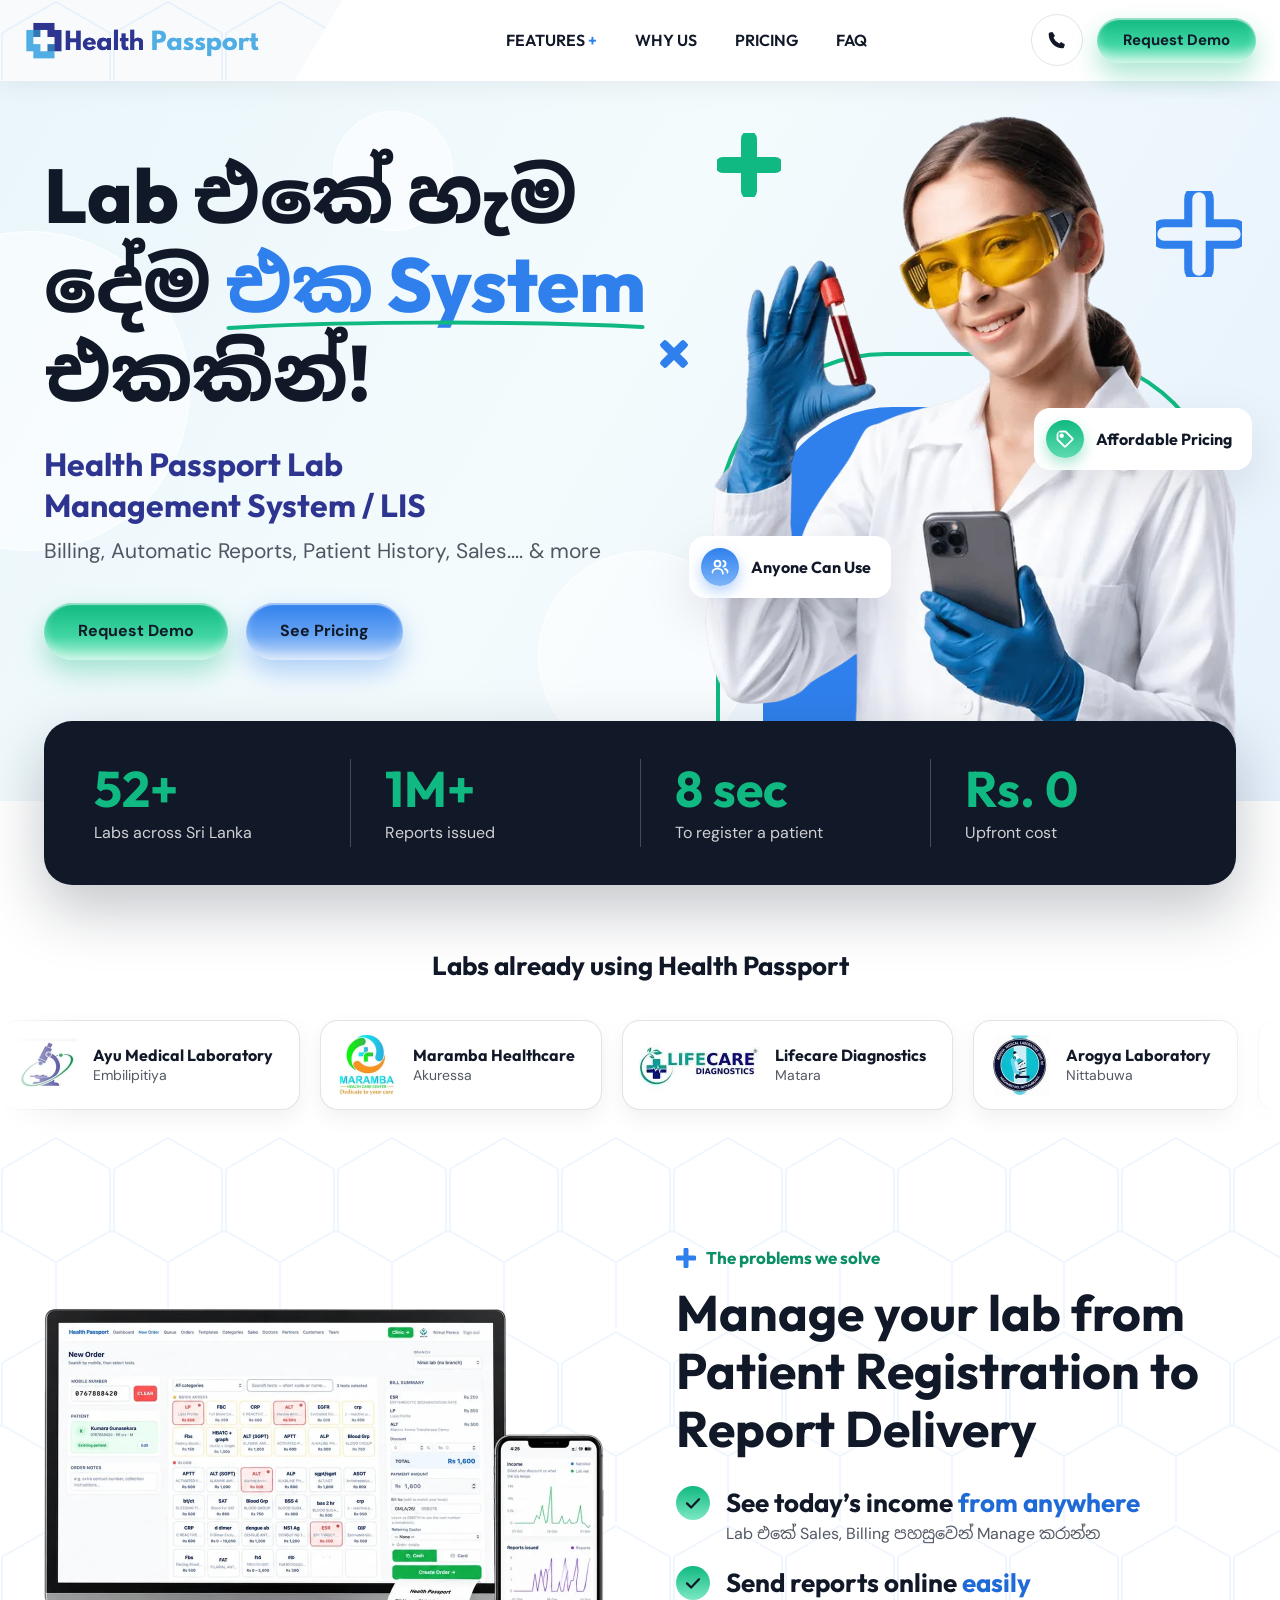
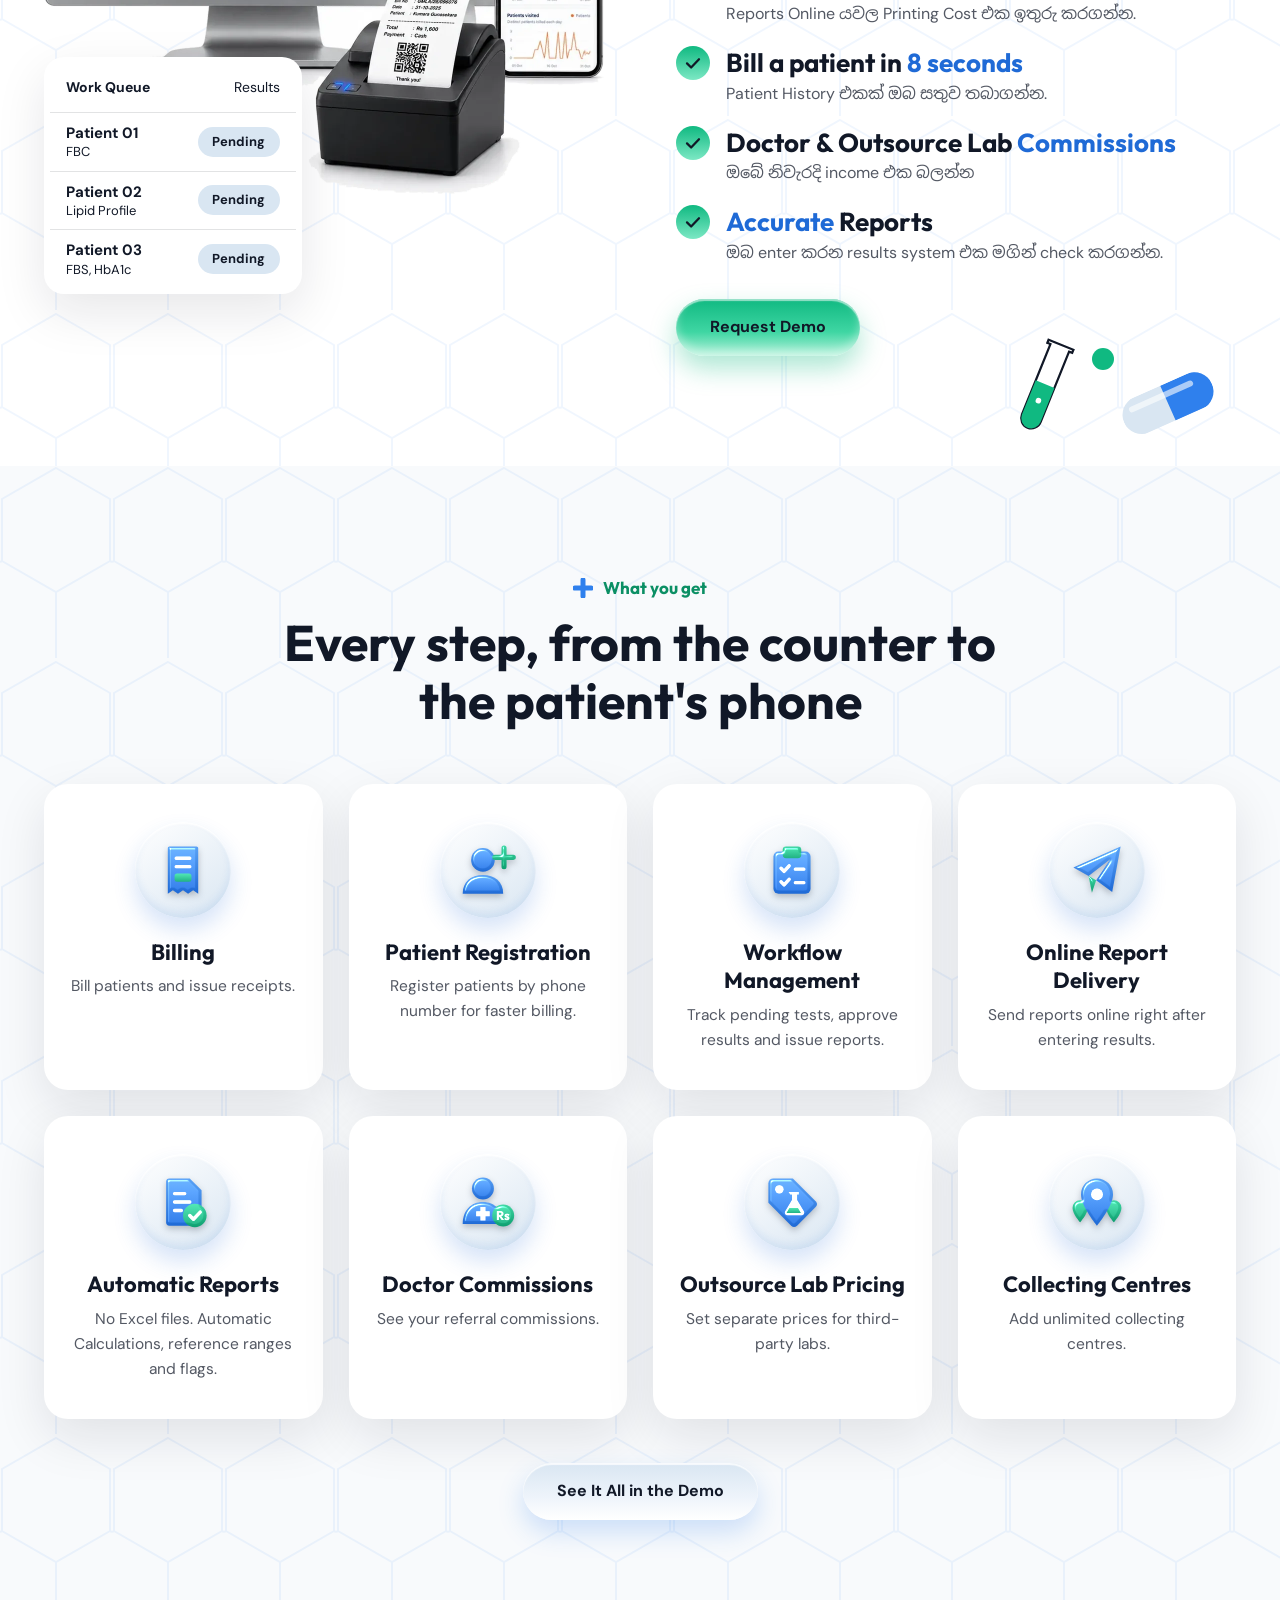
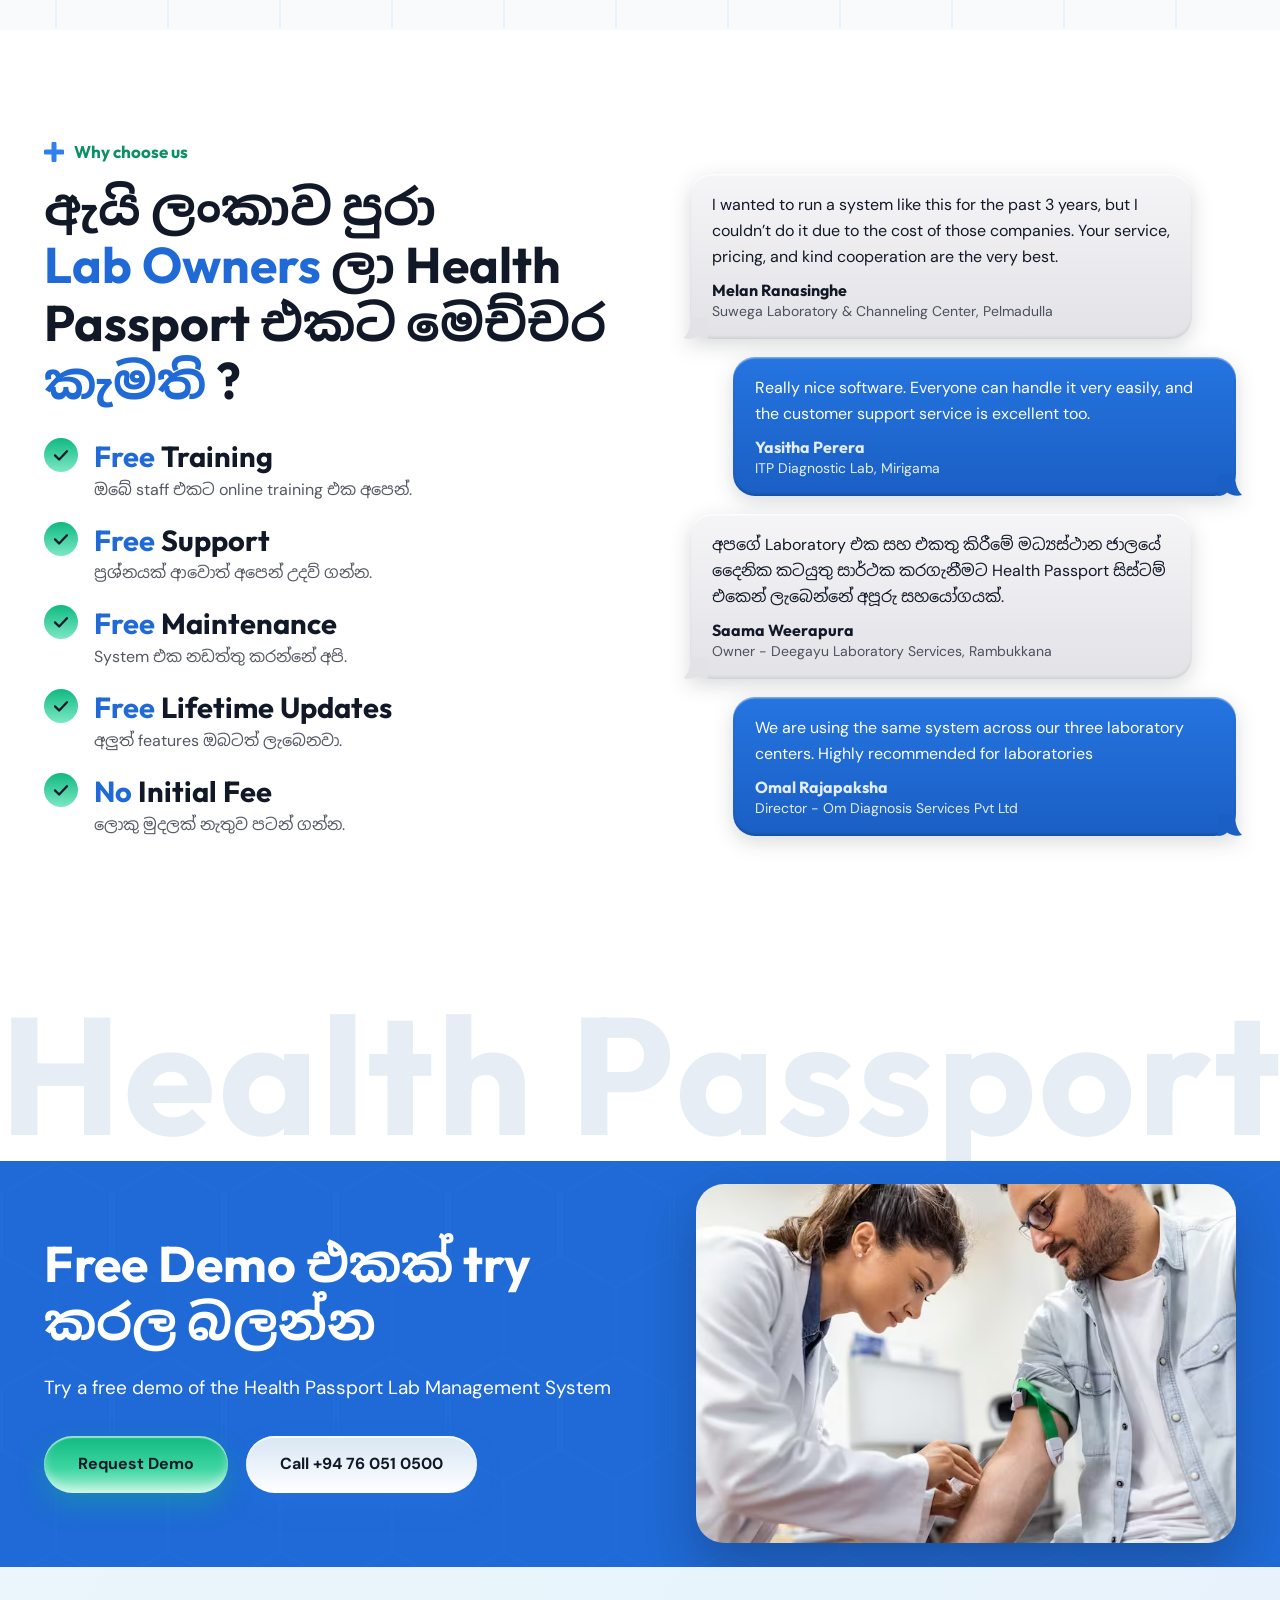
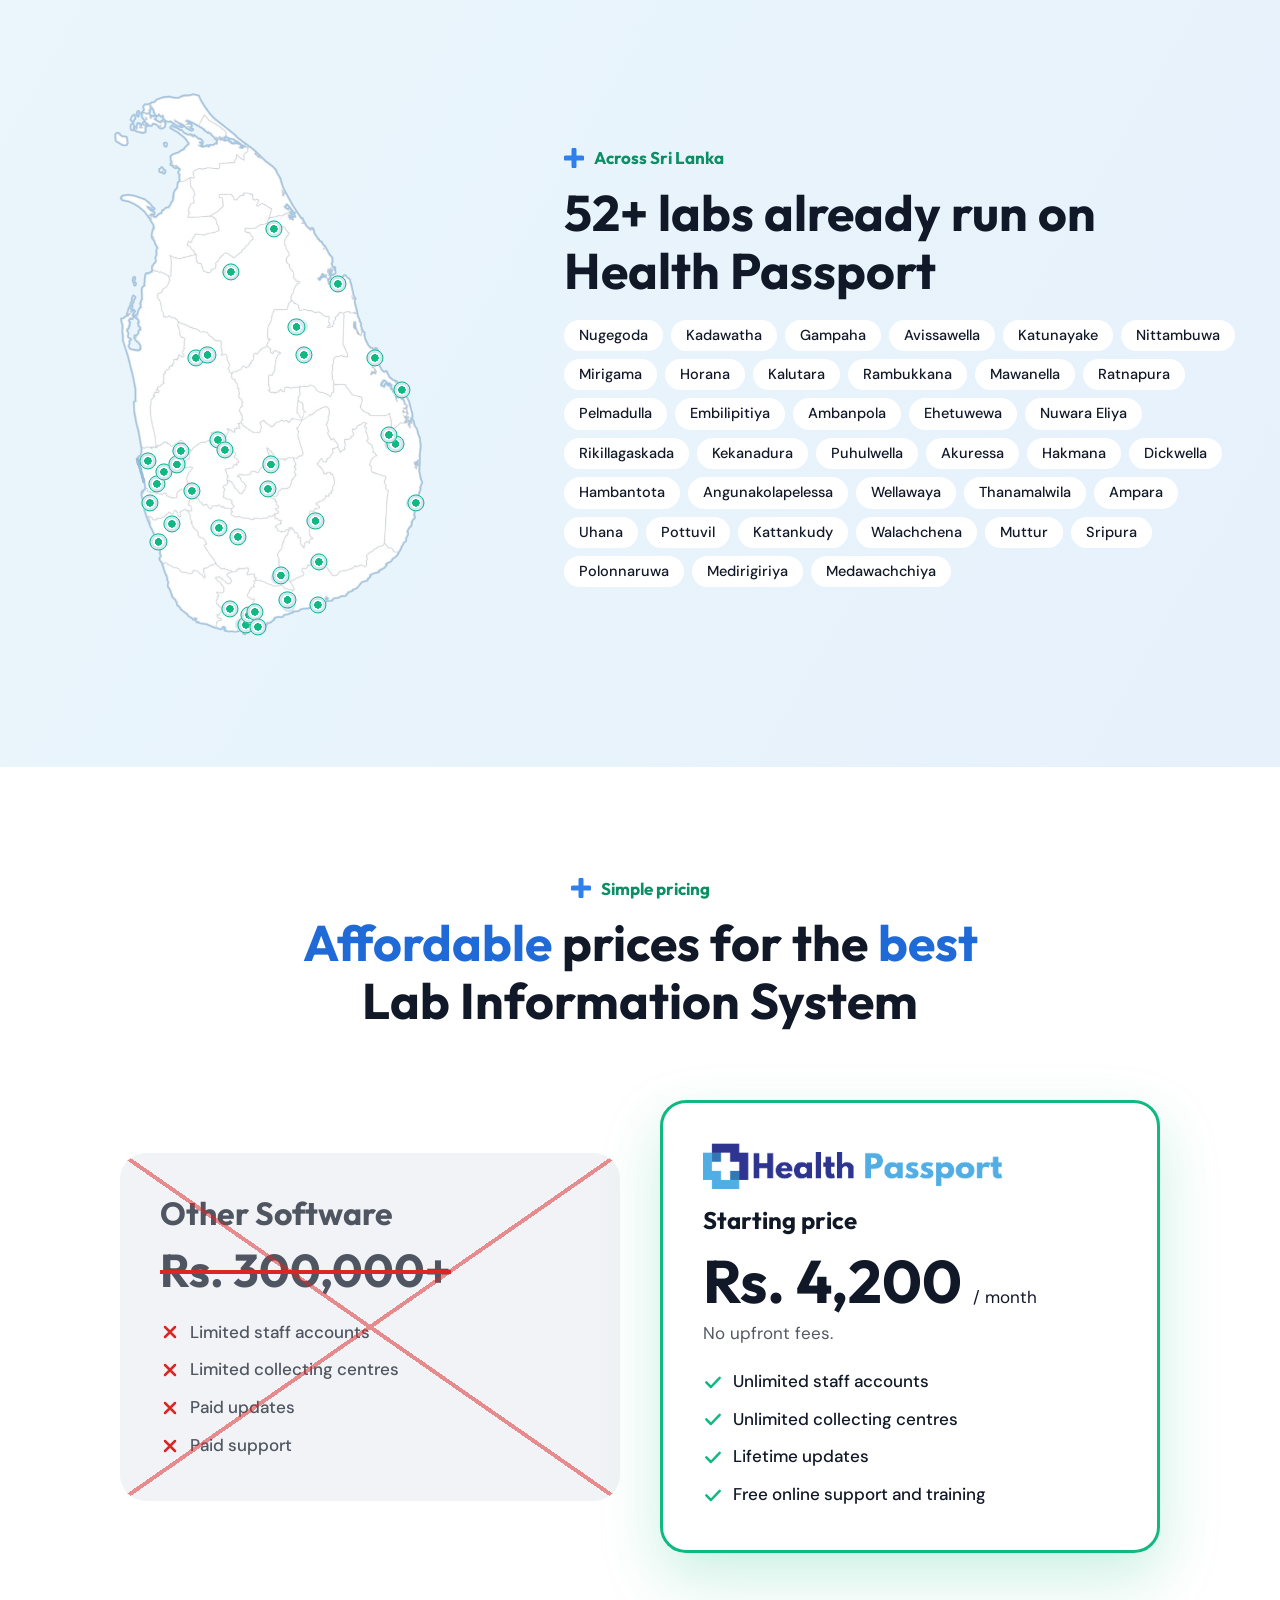
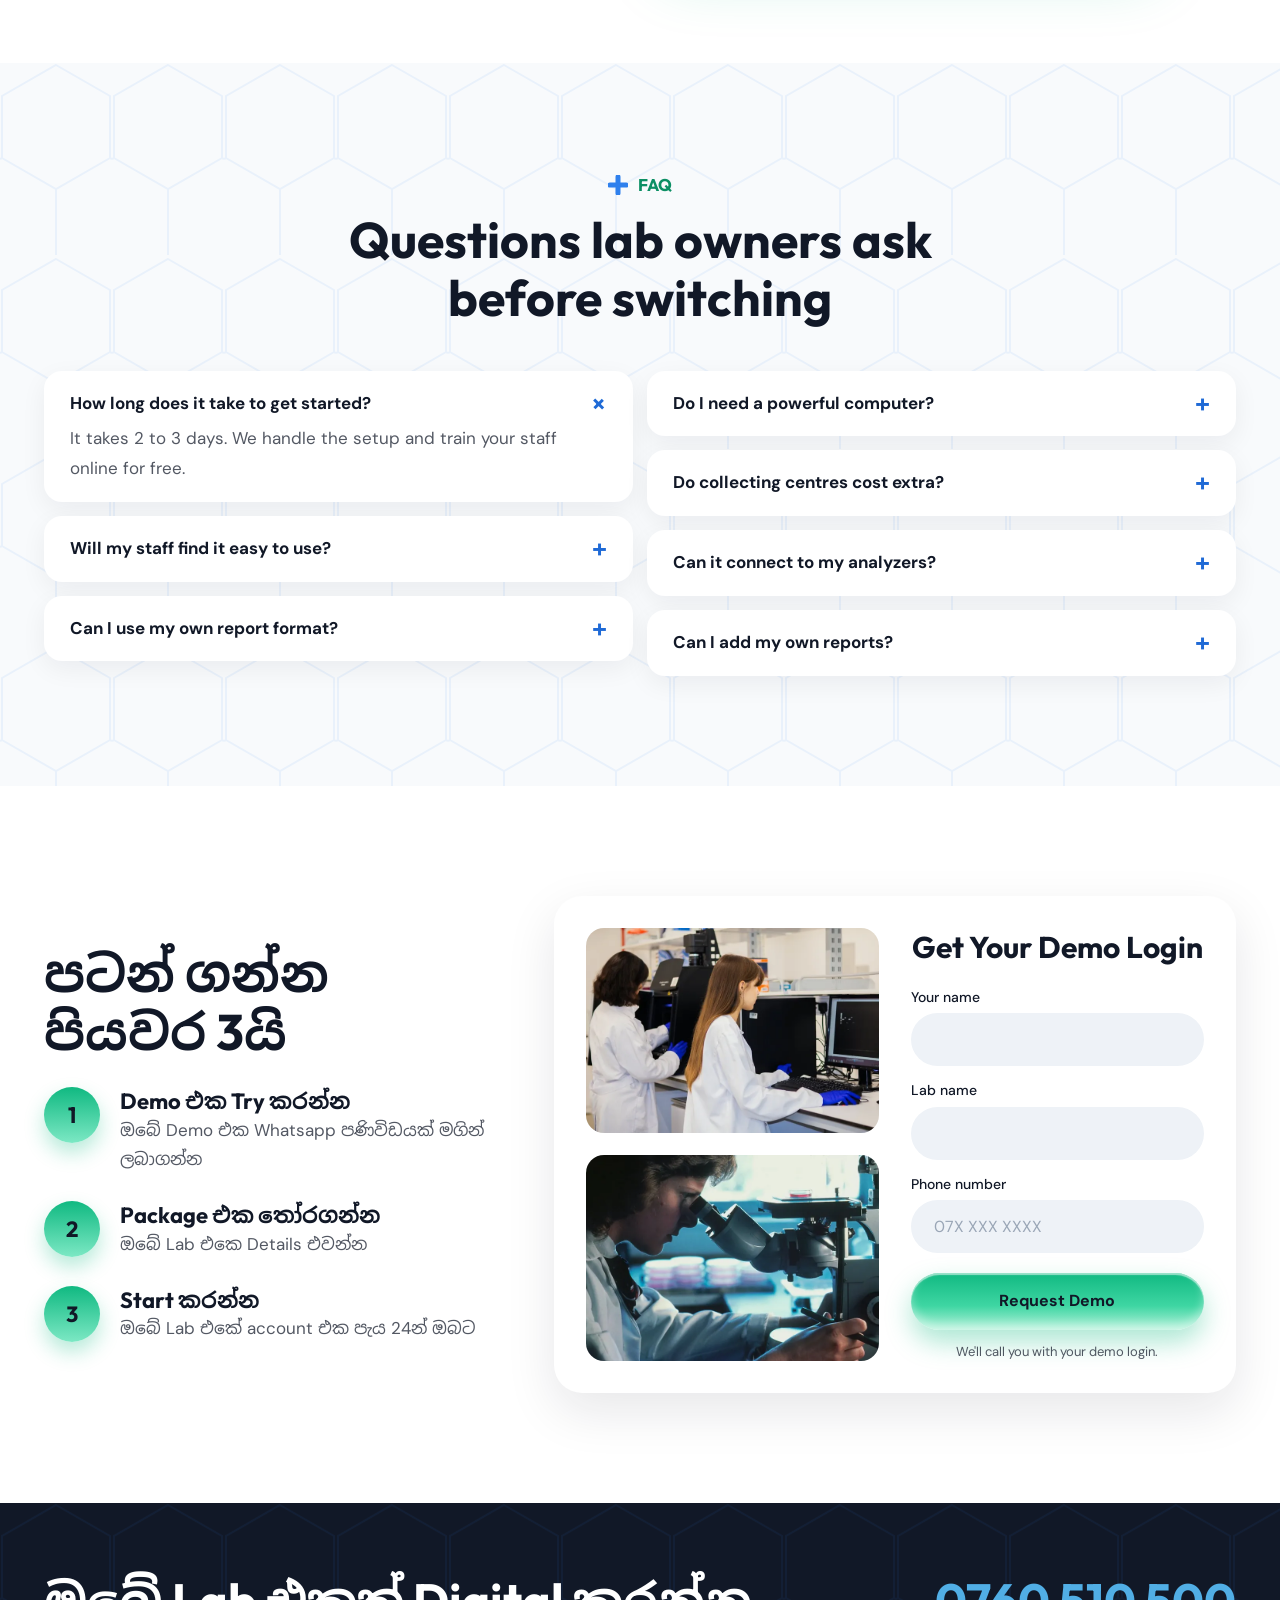
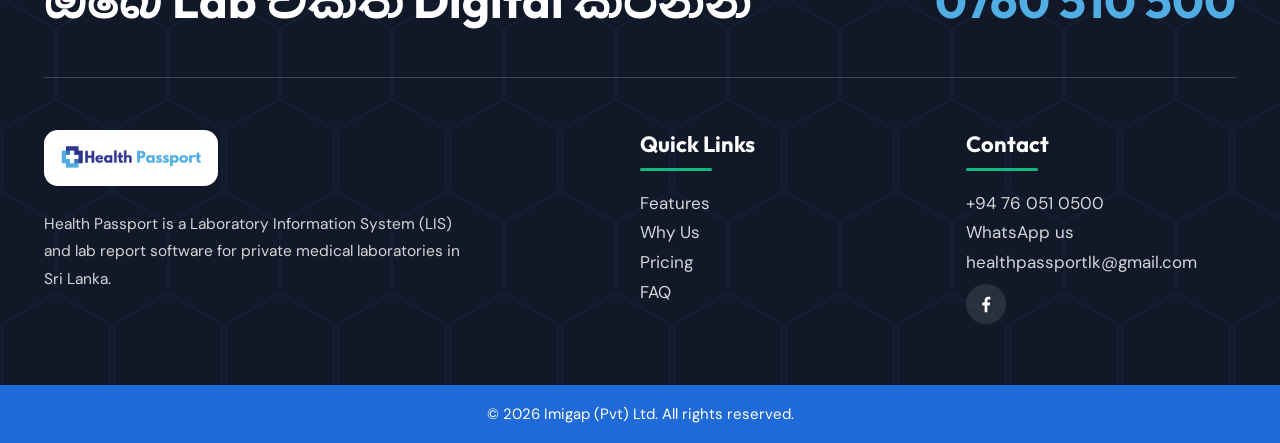
<file: index.html>
<!doctype html>
<html lang="en">
<head>
<meta charset="utf-8">
<meta name="viewport" content="width=device-width, initial-scale=1">
<title>Laboratory Management System (LIS) in Sri Lanka | Health Passport</title>
<meta name="description" content="Lab management system (LIS) for private medical labs in Sri Lanka. Billing, lab reports, SMS delivery and income in one system. From Rs. 4,200 a month.">
<meta name="robots" content="index, follow, max-image-preview:large">
<meta name="theme-color" content="#2F80ED">
<link rel="canonical" href="https://healthpassport.lk/">
<meta property="og:type" content="website">
<meta property="og:site_name" content="Health Passport">
<meta property="og:locale" content="en_LK">
<meta property="og:url" content="https://healthpassport.lk/">
<meta property="og:title" content="Laboratory Management System (LIS) in Sri Lanka | Health Passport">
<meta property="og:description" content="Billing, reports, SMS delivery and branch income in one system for private medical labs. Unlimited staff. From Rs. 4,200 a month.">
<meta property="og:image" content="https://healthpassport.lk/assets/og-image.jpg">
<meta property="og:image:width" content="1200">
<meta property="og:image:height" content="630">
<meta property="og:image:alt" content="Health Passport lab management system for Sri Lanka">
<meta name="twitter:card" content="summary_large_image">
<link rel="icon" type="image/png" href="assets/favicon-48.png">
<link rel="apple-touch-icon" href="assets/apple-touch-icon.png">
<link rel="alternate" type="text/markdown" title="LLM summary" href="/llms.txt">
<link rel="preconnect" href="https://fonts.googleapis.com">
<link rel="preconnect" href="https://fonts.gstatic.com" crossorigin>
<link href="https://fonts.googleapis.com/css2?family=DM+Sans:wght@400;500;700&family=Noto+Sans+Sinhala:wght@400;600;800&family=Outfit:wght@600;700&display=swap" rel="stylesheet">
<link rel="stylesheet" href="styles.css?v=13">
<script>document.documentElement.classList.add('js')</script>
<script src="main.js?v=4" defer></script>
<script type="application/ld+json">
{
  "@context": "https://schema.org",
  "@graph": [
    {
      "@type": "WebSite",
      "@id": "https://healthpassport.lk/#website",
      "url": "https://healthpassport.lk/",
      "name": "Health Passport",
      "alternateName": "Health Passport LIS",
      "inLanguage": "en-LK",
      "publisher": {
        "@id": "https://healthpassport.lk/#org"
      }
    },
    {
      "@type": "Organization",
      "@id": "https://healthpassport.lk/#org",
      "name": "Imigap (Pvt) Ltd",
      "alternateName": "Imigap",
      "url": "https://imigap.com/",
      "logo": "https://healthpassport.lk/assets/logo.png",
      "telephone": "+94760510500",
      "email": "healthpassportlk@gmail.com",
      "address": {
        "@type": "PostalAddress",
        "streetAddress": "No 441/ 3B 1/1, Wakwella Rd",
        "addressLocality": "Galle",
        "postalCode": "80000",
        "addressRegion": "Southern Province",
        "addressCountry": "LK"
      },
      "brand": {
        "@type": "Brand",
        "name": "Health Passport"
      },
      "sameAs": [
        "https://imigap.com/",
        "https://maps.google.com/?cid=1938541117497567886"
      ],
      "contactPoint": {
        "@type": "ContactPoint",
        "contactType": "sales",
        "telephone": "+94760510500",
        "email": "healthpassportlk@gmail.com",
        "areaServed": "LK",
        "availableLanguage": [
          "English",
          "Sinhala"
        ]
      }
    },
    {
      "@type": "SoftwareApplication",
      "@id": "https://healthpassport.lk/#software",
      "name": "Health Passport",
      "alternateName": [
        "Health Passport Lab Management System",
        "Health Passport LIS"
      ],
      "applicationCategory": "BusinessApplication",
      "applicationSubCategory": "Laboratory Information System (LIS)",
      "operatingSystem": "Web browser",
      "url": "https://healthpassport.lk/",
      "description": "Health Passport is a laboratory management system (LIS) and lab report software for private medical laboratories in Sri Lanka, used by 52+ labs. It covers billing, patient registration, automatic reports, online and SMS report delivery, doctor commissions and collecting centres.",
      "image": "https://healthpassport.lk/assets/og-image.jpg",
      "screenshot": "https://healthpassport.lk/assets/product-system.webp",
      "featureList": [
        "Billing: Bill patients and issue receipts.",
        "Patient Registration: Register patients by phone number for faster billing.",
        "Workflow Management: Track pending tests, approve results and issue reports.",
        "Online Report Delivery: Send reports online right after entering results.",
        "Automatic Reports: No Excel files. Automatic Calculations, reference ranges and flags.",
        "Doctor Commissions: See your referral commissions.",
        "Outsource Lab Pricing: Set separate prices for third-party labs.",
        "Collecting Centres: Add unlimited collecting centres.",
        "SMS report delivery"
      ],
      "areaServed": {
        "@type": "Country",
        "name": "Sri Lanka"
      },
      "offers": {
        "@type": "Offer",
        "name": "Starting price per month",
        "price": "4200",
        "priceCurrency": "LKR",
        "priceSpecification": {
          "@type": "UnitPriceSpecification",
          "price": "4200",
          "priceCurrency": "LKR",
          "unitText": "MONTH"
        }
      },
      "provider": {
        "@id": "https://healthpassport.lk/#org"
      },
      "sameAs": [
        "https://facebook.com/healthpassport.lis"
      ]
    },
    {
      "@type": "FAQPage",
      "@id": "https://healthpassport.lk/#faq",
      "mainEntity": [
        {
          "@type": "Question",
          "name": "How long does it take to get started?",
          "acceptedAnswer": {
            "@type": "Answer",
            "text": "It takes 2 to 3 days. We handle the setup and train your staff online for free."
          }
        },
        {
          "@type": "Question",
          "name": "Will my staff find it easy to use?",
          "acceptedAnswer": {
            "@type": "Answer",
            "text": "Try the demo with your staff first. Once you start, we train them online for free."
          }
        },
        {
          "@type": "Question",
          "name": "Can I use my own report format?",
          "acceptedAnswer": {
            "@type": "Answer",
            "text": "Yes. Reports use your own letterhead, signature and layout."
          }
        },
        {
          "@type": "Question",
          "name": "Do I need a powerful computer?",
          "acceptedAnswer": {
            "@type": "Answer",
            "text": "No. Health Passport is web-based, so it runs on a normal computer or even your phone."
          }
        },
        {
          "@type": "Question",
          "name": "Do collecting centres cost extra?",
          "acceptedAnswer": {
            "@type": "Answer",
            "text": "No. Add as many collecting centres as you need at no extra cost."
          }
        },
        {
          "@type": "Question",
          "name": "Can it connect to my analyzers?",
          "acceptedAnswer": {
            "@type": "Answer",
            "text": "Analyzer connection is available. Tell us which machines you use and we'll confirm the details."
          }
        },
        {
          "@type": "Question",
          "name": "Can I add my own reports?",
          "acceptedAnswer": {
            "@type": "Answer",
            "text": "Yes. Every report is fully customizable, and ready-made reports are included to get you started."
          }
        }
      ]
    }
  ]
}
</script>
</head>
<body>

<svg width="0" height="0" style="position:absolute" aria-hidden="true">
  <symbol id="plus" viewBox="0 0 32 32"><path d="M12 3a4 4 0 0 1 8 0v9h9a4 4 0 0 1 0 8h-9v9a4 4 0 0 1-8 0v-9H3a4 4 0 0 1 0-8h9z"/></symbol>
  <symbol id="tick" viewBox="0 0 24 24"><path d="M4 12.5 9.5 18 20 7" fill="none" stroke="currentColor" stroke-width="3" stroke-linecap="round" stroke-linejoin="round"/></symbol>
  <symbol id="users" viewBox="0 0 24 24"><g fill="none" stroke="currentColor" stroke-width="2.2" stroke-linecap="round" stroke-linejoin="round"><circle cx="9" cy="8" r="3.5"/><path d="M2.5 20c0-3.6 2.9-6 6.5-6s6.5 2.4 6.5 6"/><path d="M16 4.6a3.5 3.5 0 0 1 0 6.8M18 14.3c2.1.7 3.5 2.8 3.5 5.7"/></g></symbol>
  <symbol id="tag" viewBox="0 0 24 24"><g fill="none" stroke="currentColor" stroke-width="2.2" stroke-linecap="round" stroke-linejoin="round"><path d="M3 12.2V4a1 1 0 0 1 1-1h8.2a1 1 0 0 1 .7.3l8 8a1 1 0 0 1 0 1.4l-8.2 8.2a1 1 0 0 1-1.4 0l-8-8a1 1 0 0 1-.3-.7z"/><circle cx="8" cy="8" r="1.6" fill="currentColor"/></g></symbol>
  <symbol id="fb" viewBox="0 0 24 24"><path fill="currentColor" d="M13.5 21v-7.5h2.6l.4-3.1h-3V8.5c0-.9.3-1.5 1.6-1.5h1.6V4.2c-.3 0-1.2-.1-2.3-.1-2.3 0-3.9 1.4-3.9 4v2.3H7.9v3.1h2.6V21z"/></symbol>
  <symbol id="cross" viewBox="0 0 24 24"><path d="M6 6 18 18M18 6 6 18" fill="none" stroke="currentColor" stroke-width="3" stroke-linecap="round"/></symbol>
  <symbol id="phone" viewBox="0 0 24 24"><path d="M6.6 2.5 9.5 7 7.800 9.200a13 13 0 0 0 7 7L17 14.500l4.500 2.900-1.100 3.300c-.3.800-1 1.300-1.900 1.300C10 22 2 14 2 5c0-.9.500-1.600 1.300-1.900z" fill="currentColor"/></symbol>
</svg>

<svg width="0" height="0" style="position:absolute" aria-hidden="true">
  <defs>
    <linearGradient id="emb-blue" x1="0" y1="0" x2="0" y2="1"><stop offset="0" stop-color="#5AA2F5"/><stop offset="1" stop-color="#1F6AD6"/></linearGradient>
    <linearGradient id="emb-green" x1="0" y1="0" x2="0" y2="1"><stop offset="0" stop-color="#3FD6A3"/><stop offset="1" stop-color="#0E9F70"/></linearGradient>
    <filter id="emboss" x="-15%" y="-15%" width="130%" height="130%" color-interpolation-filters="sRGB">
      <feGaussianBlur in="SourceAlpha" stdDeviation=".55" result="soft"/>
      <feSpecularLighting in="soft" surfaceScale="2" specularConstant="1" specularExponent="18" lighting-color="#fff" result="light"><feDistantLight azimuth="235" elevation="30"/></feSpecularLighting>
      <feComposite in="light" in2="SourceAlpha" operator="in" result="shine"/>
      <feComposite in="SourceGraphic" in2="shine" operator="arithmetic" k1="0" k2="1" k3="1" k4="0"/>
    </filter>
  </defs>
</svg>

<header class="top">
  <div class="top-row">
    <a class="brand" href="#top"><img src="assets/logo.png" alt="Health Passport" width="176" height="65"></a>
    <nav>
      <a href="#features">Features <span>+</span></a>
      <a href="#why">Why Us</a>
      <a href="#price">Pricing</a>
      <a href="#faq">FAQ</a>
    </nav>
    <div class="top-actions">
      <a class="round" href="tel:+94760510500" aria-label="Call Health Passport"><svg><use href="#phone"/></svg></a>
      <a class="btn btn-small" data-cta="header" href="https://wa.me/94760510500?text=Please%20send%20me%20details%20of%20Health%20Passport%20Lab%20Management%20System">Request Demo</a>
    </div>
  </div>
</header>

<main id="top">

<section class="hero">
  <svg class="shape s1"><use href="#plus"/></svg>
  <svg class="shape s2"><use href="#plus"/></svg>
  <svg class="shape s3"><use href="#plus"/></svg>
  <svg class="shape s4"><use href="#plus"/></svg>
  <span class="bubble b1"></span>
  <span class="bubble b2"></span>
  <span class="bubble b3"></span>
  <div class="wrap hero-grid">
    <div class="hero-copy">
      <p class="headline" lang="si">Lab එකේ හැම දේම <em>එක System<svg viewBox="0 0 300 12" preserveAspectRatio="none" aria-hidden="true"><path d="M3 9C80 2 220 2 297 8"/></svg></em> එකකින්!</p>
      <h1 class="product">Health Passport Lab Management System / LIS</h1>
      <p class="sub">Billing, Automatic Reports, Patient History, Sales.... &amp; more</p>
      <div class="actions">
        <a class="btn" data-cta="hero" href="https://wa.me/94760510500?text=Please%20send%20me%20details%20of%20Health%20Passport%20Lab%20Management%20System">Request Demo</a>
        <a class="btn btn-blue" href="#price">See Pricing</a>
      </div>
    </div>

    <div class="hero-art">
      <span class="arch"></span>
      <span class="arch-line"></span>
      <img class="person" src="assets/lab-girl.webp" fetchpriority="high" alt="Lab professional holding a blood sample tube and a phone" width="600" height="706">
      <div class="float f1 v-easy"><svg><use href="#users"/></svg><span><b>Anyone Can Use</b></span></div>
      <div class="float f2 v-price"><svg><use href="#tag"/></svg><span><b>Affordable Pricing</b></span></div>
    </div>
  </div>
</section>

<div class="wrap">
  <ul class="stats reveal">
    <li><b><span data-count="52">52</span>+</b>Labs across Sri Lanka</li>
    <li><b>1M+</b>Reports issued</li>
    <li><b><span data-count="8">8</span> sec</b>To register a patient</li>
    <li><b>Rs. 0</b>Upfront cost</li>
  </ul>
</div>

<section class="clients">
  <div class="wrap"><h2 class="reveal">Labs already using Health Passport</h2></div>
  <div class="marquee">
    <ul class="marquee-list">
      <li><img src="assets/clients/1.%20Ayu%20Medical%20Laboratory%20-%20Embilipitiya.webp" alt="Ayu Medical Laboratory logo" width="120" height="120" loading="lazy"><span><b>Ayu Medical Laboratory</b>Embilipitiya</span></li>
      <li><img src="assets/clients/2.%20Maramba%20Healthcare%20-%20Akuressa.webp" alt="Maramba Healthcare logo" width="120" height="120" loading="lazy"><span><b>Maramba Healthcare</b>Akuressa</span></li>
      <li><img src="assets/clients/3.%20Lifecare%20Diagnostics%20-%20Matara.webp" alt="Lifecare Diagnostics logo" width="240" height="120" loading="lazy"><span><b>Lifecare Diagnostics</b>Matara</span></li>
      <li><img src="assets/clients/4.%20Arogya%20Laboratory%20-%20Nittabuwa.webp" alt="Arogya Laboratory logo" width="120" height="120" loading="lazy"><span><b>Arogya Laboratory</b>Nittabuwa</span></li>
      <li><img src="assets/clients/5.%20Lanka%20Medisoon%20-%20Horana.webp" alt="Lanka Medisoon logo" width="120" height="120" loading="lazy"><span><b>Lanka Medisoon</b>Horana</span></li>
      <li><img src="assets/clients/6.%20Deegayu%20Laboratory%20-%20Rambukkana.webp" alt="Deegayu Laboratory logo" width="240" height="120" loading="lazy"><span><b>Deegayu Laboratory</b>Rambukkana</span></li>
      <li><img src="assets/clients/7.%20New%20Medicare%20-%20Kalutara.webp" alt="New Medicare logo" width="120" height="120" loading="lazy"><span><b>New Medicare</b>Kalutara</span></li>
      <li><img src="assets/clients/8.%20New%20Theeraka%20Suwa%20Sewa%20-%20Anuradapura.webp" alt="New Theeraka Suwa Sewa logo" width="120" height="120" loading="lazy"><span><b>New Theeraka Suwa Sewa</b>Anuradapura</span></li>
      <li><img src="assets/clients/9.%20Ayu%20Laboratory%20-%20Ampara.webp" alt="Ayu Laboratory logo" width="120" height="120" loading="lazy"><span><b>Ayu Laboratory</b>Ampara</span></li>
      <li><img src="assets/clients/10.%20Ave%20Maria%20-%20Gampaha.webp" alt="Ave Maria logo" width="120" height="120" loading="lazy"><span><b>Ave Maria</b>Gampaha</span></li>
      <li><img src="assets/clients/11.%20Queens%20-%20Nuwaraeliya.webp" alt="Queens logo" width="120" height="120" loading="lazy"><span><b>Queens</b>Nuwaraeliya</span></li>
      <li><img src="assets/clients/12%20Navodya%20Hospital%20-%20Embilipitiya.webp" alt="Navodya Hospital logo" width="120" height="120" loading="lazy"><span><b>Navodya Hospital</b>Embilipitiya</span></li>
    </ul>
  </div>
</section>

<section class="problem">
  <svg class="pill p1" viewBox="0 0 80 32" aria-hidden="true"><rect width="80" height="32" rx="16" fill="#D9E6F2"/><path d="M40 0h24a16 16 0 0 1 0 32H40z" fill="#2F80ED"/><rect x="8" y="6" width="58" height="5" rx="2.5" fill="#fff" opacity=".6"/></svg>
  <svg class="pill p2" viewBox="0 0 34 90" aria-hidden="true"><path d="M5 2h24v3h-3v68a9 9 0 0 1-18 0V5H5z" fill="#fff" stroke="#111827" stroke-width="2"/><path d="M8 40h18v33a9 9 0 0 1-18 0z" fill="#10B981"/><circle cx="17" cy="56" r="2.5" fill="#fff"/></svg>
  <span class="ball"></span>
  <div class="wrap problem-grid">
    <div class="why-art reveal">
      <img src="assets/product-system.webp" alt="Health Passport on a computer and a phone, with a bill coming out of a receipt printer" width="1120" height="972" loading="lazy">
      <div class="app-card" role="img" aria-label="Illustration of the work queue with sample data">
        <div class="app-bar"><b>Work Queue</b><span>Results</span></div>
        <ul class="queue">
          <li style="--d:0s"><span class="who">Patient 01<small>FBC</small></span><span class="state"><i class="pending">Pending</i><i class="ready">Ready</i></span></li>
          <li style="--d:1.4s"><span class="who">Patient 02<small>Lipid Profile</small></span><span class="state"><i class="pending">Pending</i><i class="ready">Ready</i></span></li>
          <li style="--d:2.8s"><span class="who">Patient 03<small>FBS, HbA1c</small></span><span class="state"><i class="pending">Pending</i><i class="ready">Ready</i></span></li>
        </ul>
      </div>
    </div>
    <div>
      <p class="kicker reveal"><svg><use href="#plus"/></svg>The problems we solve</p>
      <h2 class="reveal">Manage your lab from Patient Registration to Report Delivery</h2>
      <ul class="pains">
        <li class="reveal"><span class="heart"><svg><use href="#tick"/></svg></span><div><b>See today’s income <em>from anywhere</em></b><span lang="si">Lab එකේ Sales, Billing පහසුවෙන් Manage කරාන්න</span></div></li>
        <li class="reveal"><span class="heart"><svg><use href="#tick"/></svg></span><div><b>Send reports online <em>easily</em></b><span lang="si">Reports Online යවල Printing Cost එක ඉතුරු කරගන්න.</span></div></li>
        <li class="reveal"><span class="heart"><svg><use href="#tick"/></svg></span><div><b>Bill a patient in <em>8 seconds</em></b><span lang="si">Patient History එකක් ඔබ සතුව තබාගන්න.</span></div></li>
        <li class="reveal"><span class="heart"><svg><use href="#tick"/></svg></span><div><b>Doctor &amp; Outsource Lab <em>Commissions</em></b><span lang="si">ඔබේ නිවැරදි income එක බලන්න</span></div></li>
        <li class="reveal"><span class="heart"><svg><use href="#tick"/></svg></span><div><b><em>Accurate</em> Reports</b><span lang="si">ඔබ enter කරන results system එක මගින් check කරගන්න.</span></div></li>
      </ul>
      <a class="btn reveal" data-cta="problem" href="https://wa.me/94760510500?text=Please%20send%20me%20details%20of%20Health%20Passport%20Lab%20Management%20System">Request Demo</a>
    </div>
  </div>
</section>

<section id="features" class="features">
  <div class="wrap">
    <div class="center">
      <p class="kicker reveal"><svg><use href="#plus"/></svg>What you get</p>
      <h2 class="reveal">Every step, from the counter to the patient's phone</h2>
    </div>
    <ul class="cards">
      <li class="reveal">
        <span class="ic"><svg viewBox="0 0 32 32" aria-hidden="true"><g filter="url(#emboss)"><path fill="url(#emb-blue)" d="M7 3a1 1 0 0 1 1-1h16a1 1 0 0 1 1 1v27l-3-2-3 2-3-2-3 2-3-2-3 2z"/><path fill="none" stroke="#fff" stroke-width="2" stroke-linecap="round" stroke-linejoin="round" d="M12 9h8M12 14h8"/><rect fill="url(#emb-green)" x="11" y="18" width="10" height="5" rx="1.500"/></g></svg></span>
        <h3>Billing</h3><p>Bill patients and issue receipts.</p>
      </li>
      <li class="reveal">
        <span class="ic"><svg viewBox="0 0 32 32" aria-hidden="true"><g filter="url(#emboss)"><circle fill="url(#emb-blue)" cx="13" cy="10" r="7"/><path fill="url(#emb-blue)" d="M1 30c0-7 5-11 12-11s12 4 12 11z"/><path fill="url(#emb-green)" d="M24 3a1.500 1.500 0 0 1 3 0v4h4a1.500 1.500 0 0 1 0 3h-4v4a1.500 1.500 0 0 1-3 0v-4h-4a1.500 1.500 0 0 1 0-3h4z"/></g></svg></span>
        <h3>Patient Registration</h3><p>Register patients by phone number for faster billing.</p>
      </li>
      <li class="reveal">
        <span class="ic"><svg viewBox="0 0 32 32" aria-hidden="true"><g filter="url(#emboss)"><rect fill="url(#emb-blue)" x="5" y="5" width="22" height="25" rx="3"/><rect fill="url(#emb-green)" x="10.500" y="2" width="11" height="7" rx="2"/><path fill="none" stroke="#fff" stroke-width="2" stroke-linecap="round" stroke-linejoin="round" d="m9.500 15 1.800 1.800 3-3.300M18 15.500h5M9.500 23l1.800 1.800 3-3.300M18 23.500h5"/></g></svg></span>
        <h3>Workflow Management</h3><p>Track pending tests, approve results and issue reports.</p>
      </li>
      <li class="reveal">
        <span class="ic"><svg viewBox="0 0 32 32" aria-hidden="true"><g filter="url(#emboss)"><path fill="url(#emb-blue)" d="M2 14.500 30 2l-5 27-9.500-7L24 9.500 11 19.500z"/><path fill="url(#emb-green)" d="m11 19.500 2 10 2.500-7.500z"/></g></svg></span>
        <h3>Online Report Delivery</h3><p>Send reports online right after entering results.</p>
      </li>
      <li class="reveal">
        <span class="ic"><svg viewBox="0 0 32 32" aria-hidden="true"><g filter="url(#emboss)"><path fill="url(#emb-blue)" d="M6 4a2 2 0 0 1 2-2h12l7 7v19a2 2 0 0 1-2 2H8a2 2 0 0 1-2-2z"/><path fill="none" stroke="#fff" stroke-width="2" stroke-linecap="round" stroke-linejoin="round" d="M11 11h6M11 16h9M11 21h4"/><circle fill="url(#emb-green)" cx="23" cy="24" r="7"/><path fill="none" stroke="#fff" stroke-width="2" stroke-linecap="round" stroke-linejoin="round" d="m20 24 2.200 2.200 4-4.200"/></g></svg></span>
        <h3>Automatic Reports</h3><p>No Excel files. Automatic Calculations, reference ranges and flags.</p>
      </li>
      <li class="reveal">
        <span class="ic"><svg viewBox="0 0 32 32" aria-hidden="true"><g filter="url(#emboss)"><circle fill="url(#emb-blue)" cx="13" cy="8" r="6.500"/><path fill="url(#emb-blue)" d="M1 29c0-8 5-13 12-13s12 5 12 13z"/><path fill="#fff" d="M11.500 19h3v2.500H17v3h-2.500V27h-3v-2.500H9v-3h2.500z"/><circle fill="url(#emb-green)" cx="25" cy="24" r="6.500"/><text x="25" y="26.600" text-anchor="middle" font-size="7.500" font-weight="700" fill="#fff">Rs</text></g></svg></span>
        <h3>Doctor Commissions</h3><p>See your referral commissions.</p>
      </li>
      <li class="reveal">
        <span class="ic"><svg viewBox="0 0 32 32" aria-hidden="true"><g filter="url(#emboss)"><path fill="url(#emb-blue)" d="M2 5a3 3 0 0 1 3-3h11.500L30 15.500a2.500 2.500 0 0 1 0 3.500L19 30a2.500 2.500 0 0 1-3.500 0L2 16.500z"/><circle fill="#fff" cx="8.500" cy="8.500" r="2.500"/><path fill="#fff" d="M14 10h6v1.500h-1v3.300l4 6.700a1.500 1.500 0 0 1-1.300 2.300h-8.400a1.500 1.500 0 0 1-1.300-2.300l4-6.700v-3.300h-1z"/><path fill="url(#emb-green)" d="M14.400 19.500h5.200l1.700 3h-8.600z"/></g></svg></span>
        <h3>Outsource Lab Pricing</h3><p>Set separate prices for third-party labs.</p>
      </li>
      <li class="reveal">
        <span class="ic"><svg viewBox="0 0 32 32" aria-hidden="true"><g filter="url(#emboss)"><path fill="url(#emb-green)" d="M6 15a4.500 4.500 0 0 1 4.500 4.500C10.500 23 6 28 6 28s-4.500-5-4.500-8.500A4.500 4.500 0 0 1 6 15zM26 15a4.500 4.500 0 0 1 4.500 4.500C30.500 23 26 28 26 28s-4.500-5-4.500-8.500A4.500 4.500 0 0 1 26 15z"/><path fill="url(#emb-blue)" d="M16 2a9.500 9.500 0 0 1 9.500 9.500C25.500 18.500 16 30 16 30S6.500 18.500 6.500 11.500A9.500 9.500 0 0 1 16 2z"/><circle fill="#fff" cx="16" cy="11.500" r="3.500"/></g></svg></span>
        <h3>Collecting Centres</h3><p>Add unlimited collecting centres.</p>
      </li>
    </ul>
    <div class="center cards-cta reveal"><a class="btn btn-light" data-cta="features" href="https://wa.me/94760510500?text=Please%20send%20me%20details%20of%20Health%20Passport%20Lab%20Management%20System">See It All in the Demo</a></div>
  </div>
</section>

<section id="why" class="why">
  <div class="wrap why-grid">
    <div>
      <p class="kicker reveal"><svg><use href="#plus"/></svg>Why choose us</p>
      <h2 class="reveal" lang="si">ඇයි ලංකාව පුරා <em>Lab Owners</em> ලා Health Passport එකට මෙච්චර <em>කැමති</em> ?</h2>
      <ul class="pains">
        <li class="reveal"><span class="heart"><svg><use href="#tick"/></svg></span><div><b><em>Free</em> Training</b><span lang="si">ඔබේ staff එකට online training එක අපෙන්.</span></div></li>
        <li class="reveal"><span class="heart"><svg><use href="#tick"/></svg></span><div><b><em>Free</em> Support</b><span lang="si">ප්‍රශ්නයක් ආවොත් අපෙන් උදව් ගන්න.</span></div></li>
        <li class="reveal"><span class="heart"><svg><use href="#tick"/></svg></span><div><b><em>Free</em> Maintenance</b><span lang="si">System එක නඩත්තු කරන්නේ අපි.</span></div></li>
        <li class="reveal"><span class="heart"><svg><use href="#tick"/></svg></span><div><b><em>Free</em> Lifetime Updates</b><span lang="si">අලුත් features ඔබටත් ලැබෙනවා.</span></div></li>
        <li class="reveal"><span class="heart"><svg><use href="#tick"/></svg></span><div><b><em>No</em> Initial Fee</b><span lang="si">ලොකු මුදලක් නැතුව පටන් ගන්න.</span></div></li>
      </ul>
    </div>
    <div class="feedback">
      <figure class="msg reveal">
        <blockquote>I wanted to run a system like this for the past 3 years, but I couldn’t do it due to the cost of those companies. Your service, pricing, and kind cooperation are the very best.</blockquote>
        <figcaption><b>Melan Ranasinghe</b><span>Suwega Laboratory &amp; Channeling Center, Pelmadulla</span></figcaption>
      </figure>
      <figure class="msg reveal">
        <blockquote>Really nice software. Everyone can handle it very easily, and the customer support service is excellent too.</blockquote>
        <figcaption><b>Yasitha Perera</b><span>ITP Diagnostic Lab, Mirigama</span></figcaption>
      </figure>
      <figure class="msg reveal">
        <blockquote lang="si">අපගේ Laboratory එක සහ එකතු කිරීමේ මධ්‍යස්ථාන ජාලයේ දෛනික කටයුතු සාර්ථක කරගැනීමට Health Passport සිස්ටම් එකෙන් ලැබෙන්නේ අපූරු සහයෝගයක්.</blockquote>
        <figcaption><b>Saama Weerapura</b><span>Owner - Deegayu Laboratory Services, Rambukkana</span></figcaption>
      </figure>
      <figure class="msg reveal">
        <blockquote>We are using the same system across our three laboratory centers. Highly recommended for laboratories</blockquote>
        <figcaption><b>Omal Rajapaksha</b><span>Director - Om Diagnosis Services Pvt Ltd</span></figcaption>
      </figure>
    </div>
  </div>
</section>

<section class="band">
  <p class="ghost" aria-hidden="true">Health Passport</p>
  <div class="band-box">
    <div class="wrap band-grid">
      <div class="band-copy">
        <h2 class="reveal" lang="si">Free Demo එකක් try කරල බලන්න</h2>
        <p class="reveal">Try a free demo of the Health Passport Lab Management System</p>
        <div class="actions reveal">
          <a class="btn" data-cta="band" href="https://wa.me/94760510500?text=Please%20send%20me%20details%20of%20Health%20Passport%20Lab%20Management%20System">Request Demo</a>
          <a class="btn btn-light" href="tel:+94760510500">Call +94 76 051 0500</a>
        </div>
      </div>
      <div class="band-photo reveal">
        <img src="assets/sl-mlt.avif" alt="Lab professional preparing to draw a blood sample from a patient's arm" width="740" height="493" loading="lazy">
      </div>
    </div>
  </div>
</section>

<section class="reach">
  <div class="wrap reach-grid">
    <div class="map" data-pins>
      <img src="assets/map.webp" alt="Map of Sri Lanka showing labs using Health Passport" width="553" height="972" loading="lazy">
    </div>
    <div>
      <p class="kicker reveal"><svg><use href="#plus"/></svg>Across Sri Lanka</p>
      <h2 class="reveal">52+ labs already run on Health Passport</h2>
      <ul class="towns reveal">
        <li>Nugegoda</li><li>Kadawatha</li><li>Gampaha</li><li>Avissawella</li><li>Katunayake</li><li>Nittambuwa</li><li>Mirigama</li><li>Horana</li><li>Kalutara</li><li>Rambukkana</li><li>Mawanella</li><li>Ratnapura</li><li>Pelmadulla</li><li>Embilipitiya</li><li>Ambanpola</li><li>Ehetuwewa</li><li>Nuwara Eliya</li><li>Rikillagaskada</li><li>Kekanadura</li><li>Puhulwella</li><li>Akuressa</li><li>Hakmana</li><li>Dickwella</li><li>Hambantota</li><li>Angunakolapelessa</li><li>Wellawaya</li><li>Thanamalwila</li><li>Ampara</li><li>Uhana</li><li>Pottuvil</li><li>Kattankudy</li><li>Walachchena</li><li>Muttur</li><li>Sripura</li><li>Polonnaruwa</li><li>Medirigiriya</li><li>Medawachchiya</li>
      </ul>
      <!-- Add the GC Laboratory owner's quote and other testimonials here once approved. -->
    </div>
  </div>
</section>

<section id="price" class="pricing">
  <div class="wrap">
    <div class="center">
      <p class="kicker reveal"><svg><use href="#plus"/></svg>Simple pricing</p>
      <h2 class="reveal"><em>Affordable</em> prices for the <em>best</em> Lab Information System</h2>
    </div>
    <div class="price-grid">
      <div class="offer rival reveal">
        <h3>Other Software</h3>
        <p class="offer-num"><s>Rs. 300,000+</s></p>
        <ul class="incl">
          <li><svg><use href="#cross"/></svg>Limited staff accounts</li>
          <li><svg><use href="#cross"/></svg>Limited collecting centres</li>
          <li><svg><use href="#cross"/></svg>Paid updates</li>
          <li><svg><use href="#cross"/></svg>Paid support</li>
        </ul>
      </div>
      <div class="offer ours reveal">
        <img class="offer-logo" src="assets/logo.png" alt="Health Passport" width="176" height="65" loading="lazy">
        <h3>Starting price</h3>
        <p class="offer-num">Rs. 4,200 <span>/ month</span></p>
        <p class="muted">No upfront fees.</p>
        <ul class="incl">
          <li><svg><use href="#tick"/></svg>Unlimited staff accounts</li>
          <li><svg><use href="#tick"/></svg>Unlimited collecting centres</li>
          <li><svg><use href="#tick"/></svg>Lifetime updates</li>
          <li><svg><use href="#tick"/></svg>Free online support and training</li>
        </ul>
      </div>
    </div>
  </div>
</section>

<section id="faq" class="ask">
  <div class="wrap">
    <div class="center">
      <p class="kicker reveal"><svg><use href="#plus"/></svg>FAQ</p>
      <h2 class="reveal">Questions lab owners ask before switching</h2>
    </div>
    <div class="faq reveal">
      <div class="faq-col">
      <details open><summary>How long does it take to get started?</summary><p>It takes 2 to 3 days. We handle the setup and train your staff online for free.</p></details>
      <details><summary>Will my staff find it easy to use?</summary><p>Try the demo with your staff first. Once you start, we train them online for free.</p></details>
      <details><summary>Can I use my own report format?</summary><p>Yes. Reports use your own letterhead, signature and layout.</p></details>
      </div>
      <div class="faq-col">
      <details><summary>Do I need a powerful computer?</summary><p>No. Health Passport is web-based, so it runs on a normal computer or even your phone.</p></details>
      <details><summary>Do collecting centres cost extra?</summary><p>No. Add as many collecting centres as you need at no extra cost.</p></details>
      <details><summary>Can it connect to my analyzers?</summary><p>Analyzer connection is available. Tell us which machines you use and we'll confirm the details.</p></details>
      <details><summary>Can I add my own reports?</summary><p>Yes. Every report is fully customizable, and ready-made reports are included to get you started.</p></details>
      </div>
    </div>
  </div>
</section>

<section id="demo" class="demo">
  <div class="wrap demo-grid">
    <div>
      <h2 class="reveal" lang="si">පටන් ගන්න පියවර 3යි</h2>
      <ol class="steps">
        <li class="reveal"><h3 lang="si">Demo එක Try කරන්න</h3><p class="muted" lang="si">ඔබේ Demo එක Whatsapp පණිවිඩයක් මගින් ලබාගන්න</p></li>
        <li class="reveal"><h3 lang="si">Package එක තෝරගන්න</h3><p class="muted" lang="si">ඔබේ Lab එකෙ Details එවන්න</p></li>
        <li class="reveal"><h3 lang="si">Start කරන්න</h3><p class="muted" lang="si">ඔබේ Lab එකේ account එක පැය 24න් ඔබට</p></li>
      </ol>
    </div>
    <div class="form-card reveal">
      <div class="form-photos">
        <img src="assets/stock-computers.webp" alt="Lab staff working at computers" width="800" height="533" loading="lazy">
        <img src="assets/stock-microscope.webp" alt="Lab technologist using a microscope" width="800" height="520" loading="lazy">
      </div>
      <!-- Requests are emailed to healthpassportlk@gmail.com through FormSubmit (formsubmit.co); main.js sends it without leaving the page. -->
      <form data-demo-form action="https://formsubmit.co/healthpassportlk@gmail.com" method="POST">
        <h3>Get Your Demo Login</h3>
        <label>Your name<input name="name" required autocomplete="name"></label>
        <label>Lab name<input name="lab" required autocomplete="organization"></label>
        <label>Phone number<input name="phone" type="tel" required autocomplete="tel" inputmode="tel" placeholder="07X XXX XXXX" pattern="[0-9+ ]{9,15}"></label>
        <input type="hidden" name="_subject" value="New demo request - Health Passport website">
        <input type="hidden" name="_template" value="table">
        <input type="text" name="_honey" class="hp" tabindex="-1" autocomplete="off" aria-hidden="true">
        <button class="btn" type="submit" data-cta="form">Request Demo</button>
        <small data-form-status role="status">We'll call you with your demo login.</small>
      </form>
    </div>
  </div>
</section>

</main>

<footer>
  <div class="wrap">
    <div class="foot-cta">
      <h2 lang="si">ඔබේ Lab එකත් Digital කරන්න</h2>
      <h2><a class="foot-phone" data-cta="final" href="tel:+94760510500">0760 510 500</a></h2>
    </div>
    <div class="foot-cols">
      <div>
        <span class="foot-logo"><img src="assets/logo.png" alt="Health Passport" width="150" height="55" loading="lazy"></span>
        <p>Health Passport is a Laboratory Information System (LIS) and lab report software for private medical laboratories in Sri Lanka.</p>
      </div>
      <div>
        <h3>Quick Links</h3>
        <ul>
          <li><a href="#features">Features</a></li>
          <li><a href="#why">Why Us</a></li>
          <li><a href="#price">Pricing</a></li>
          <li><a href="#faq">FAQ</a></li>
        </ul>
      </div>
      <div>
        <h3>Contact</h3>
        <ul>
          <li><a href="tel:+94760510500">+94 76 051 0500</a></li>
          <li><a data-cta="footer" href="https://wa.me/94760510500?text=Please%20send%20me%20details%20of%20Health%20Passport%20Lab%20Management%20System">WhatsApp us</a></li>
          <li><a href="mailto:healthpassportlk@gmail.com">healthpassportlk@gmail.com</a></li>
          <li><a class="social" href="https://facebook.com/healthpassport.lis" target="_blank" rel="noopener" aria-label="Health Passport on Facebook"><svg aria-hidden="true"><use href="#fb"/></svg></a></li>
        </ul>
      </div>
    </div>
  </div>
  <p class="copy">© 2026 Imigap (Pvt) Ltd. All rights reserved.</p>
</footer>

<a class="to-top" href="#top" aria-label="Back to top">
  <svg viewBox="0 0 48 48" aria-hidden="true"><circle class="ring-bg" cx="24" cy="24" r="22"/><circle class="ring" cx="24" cy="24" r="22" pathLength="100"/><path class="up" d="M24 33V16m-6 6 6-6 6 6"/></svg>
</a>

<a class="sticky" data-cta="sticky" href="https://wa.me/94760510500?text=Please%20send%20me%20details%20of%20Health%20Passport%20Lab%20Management%20System">Request Demo</a>

</body>
</html>
</file>
<file: styles.css>
:root {
  --paper: #F8FAFC;
  --tint: #D9E6F2;
  --blue: #2F80ED;
  --blue-deep: #1F6AD6;
  --ink: #111827;
  --green: #10B981;
  --muted: rgba(17, 24, 39, .72);
  --line: rgba(17, 24, 39, .12);
  --ease: cubic-bezier(.2, .7, .2, 1);
  --head: "Outfit", "Noto Sans Sinhala", sans-serif;
  --soft: 0 18px 50px rgba(17, 24, 39, .10);
  --hex: url("data:image/svg+xml,%3Csvg xmlns='http://www.w3.org/2000/svg' width='112' height='194'%3E%3Cpath d='M56 2 110 33v62L56 126 2 95V33zM56 126v66M2 95l-2 1M110 95l2 1' fill='none' stroke='%232F80ED' stroke-opacity='.07' stroke-width='2'/%3E%3C/svg%3E");
}

* { box-sizing: border-box; margin: 0; }
html { scroll-behavior: smooth; scroll-padding-top: 100px; }

body {
  background: #fff;
  color: var(--ink);
  font: 400 17px/1.75 "DM Sans", "Noto Sans Sinhala", sans-serif;
  overflow-x: hidden;
}

img { display: block; max-width: 100%; height: auto; }
ol, ul { list-style: none; padding: 0; }
a { color: inherit; }
i { font-style: normal; }
.muted { color: var(--muted); }

.wrap { max-width: 1240px; margin: 0 auto; padding: 0 24px; }
section { position: relative; padding: 110px 0; }
.center { text-align: center; }
.center h2 { margin-inline: auto; }

h2, h3, .headline, .offer-num, .stats b { font-family: var(--head); font-weight: 700; }
h2 { font-size: 50px; line-height: 1.16; max-width: 720px; margin-bottom: 20px; }
h3 { font-size: 22px; line-height: 1.3; }

.kicker { display: flex; align-items: center; gap: 10px; font: 700 17px/1.4 "Outfit", sans-serif; color: #0B8F64; margin-bottom: 14px; }
.center .kicker { justify-content: center; }
.kicker svg { width: 20px; height: 20px; fill: var(--blue); flex: none; }

/* 3D buttons */
.btn {
  display: inline-block;
  border: 0;
  cursor: pointer;
  color: var(--ink);
  font: 700 16px/1.3 "DM Sans", "Noto Sans Sinhala", sans-serif;
  padding: 18px 34px;
  border-radius: 50px;
  text-decoration: none;
  text-align: center;
  background: linear-gradient(180deg, #10B981 0%, #3FD6A3 58%, #B5F2DB 100%);
  box-shadow: 0 12px 26px rgba(16, 185, 129, .35), inset 0 2px 1px rgba(255, 255, 255, .55), inset 0 -5px 10px rgba(255, 255, 255, .4);
  transition: transform .25s var(--ease), box-shadow .25s var(--ease);
}
.btn:hover { transform: translateY(-4px); box-shadow: 0 20px 34px rgba(16, 185, 129, .45), inset 0 2px 1px rgba(255, 255, 255, .55), inset 0 -5px 10px rgba(255, 255, 255, .4); }
.btn:active { transform: translateY(0); }
.btn-small { padding: 13px 26px; font-size: 15px; }
.btn-blue {
  background: linear-gradient(180deg, #2F80ED 0%, #6AA6F4 58%, #C9DEFA 100%);
  box-shadow: 0 12px 26px rgba(47, 128, 237, .35), inset 0 2px 1px rgba(255, 255, 255, .55), inset 0 -5px 10px rgba(255, 255, 255, .4);
}
.btn-blue:hover { box-shadow: 0 20px 34px rgba(47, 128, 237, .45), inset 0 2px 1px rgba(255, 255, 255, .55), inset 0 -5px 10px rgba(255, 255, 255, .4); }
.btn-light {
  background: linear-gradient(180deg, #D9E6F2 0%, #EEF4FB 60%, #fff 100%);
  box-shadow: 0 12px 26px rgba(47, 128, 237, .22), inset 0 2px 1px rgba(255, 255, 255, .8);
}
.btn-light:hover { box-shadow: 0 20px 34px rgba(47, 128, 237, .32), inset 0 2px 1px rgba(255, 255, 255, .8); }
.actions { display: flex; flex-wrap: wrap; gap: 18px; }

/* Header */

.top { position: sticky; top: 0; z-index: 5; background: #fff; box-shadow: 0 6px 24px rgba(17, 24, 39, .06); }
.top-row { display: flex; align-items: center; justify-content: space-between; gap: 24px; padding-right: 24px; }
.brand { display: block; background: var(--paper) var(--hex); padding: 8px 76px 8px 24px; clip-path: polygon(0 0, 100% 0, calc(100% - 48px) 100%, 0 100%); }
/* logo.png has ~29% empty space above and ~33% below the artwork; negative margins keep the bar height */
.brand img { --w: 250px; width: var(--w); max-width: none; height: auto; margin: calc(var(--w)*-.048) 0 calc(var(--w)*-.064) calc(var(--w)*-.03); }
.top nav { display: flex; gap: 38px; font: 600 16px "Outfit", sans-serif; text-transform: uppercase; }
.top nav a { text-decoration: none; transition: color .2s; }
.top nav a:hover { color: var(--blue); }
.top nav span { color: var(--blue); }
.top-actions { display: flex; align-items: center; gap: 14px; }
.round { display: inline-flex; align-items: center; justify-content: center; width: 52px; height: 52px; border: 1px solid var(--line); border-radius: 50%; transition: background .2s, color .2s; }
.round:hover { background: var(--blue); color: #fff; }
.round svg { width: 20px; height: 20px; }

/* Hero */
.hero { overflow: hidden; padding: 40px 0 0; background: linear-gradient(120deg, #EAF6FB 0%, #F4FBFD 45%, #E6F1FC 100%); }
.hero-grid { position: relative; display: grid; grid-template-columns: 1.2fr 1fr; gap: 24px; align-items: stretch; }
.hero-copy { align-self: center; padding-bottom: 110px; }
.headline { font-size: 76px; line-height: 1.17; font-weight: 800; margin-bottom: 20px; }
.headline em { position: relative; display: inline-block; font-style: normal; color: var(--blue); }
.headline em svg { position: absolute; left: 0; bottom: -2px; width: 100%; height: 12px; overflow: visible; }
.headline em path { fill: none; stroke: var(--green); stroke-width: 4; stroke-linecap: round; stroke-dasharray: 300; animation: draw 1.4s .4s var(--ease) both; }
@keyframes draw { from { stroke-dashoffset: 300; } to { stroke-dashoffset: 0; } }
.product { font: 700 32px/1.3 var(--head); color: #2E3591; margin: 26px 0 6px; text-wrap: balance; }
.sub { font-size: 21px; margin-bottom: 34px; color: var(--muted); }
.note { font-size: 15px; margin-top: 20px; max-width: 480px; color: var(--muted); }

.hero-art { position: relative; min-height: 680px; container-type: inline-size; }
.arch { position: absolute; left: 11%; right: 11%; bottom: 0; height: 58%; background: var(--blue); border-radius: 130px 130px 0 0; }
.arch-line { position: absolute; left: 2%; right: 2%; bottom: 0; height: 66%; border: 4px solid var(--green); border-bottom: 0; border-radius: 170px 170px 0 0; }
.person { position: absolute; left: 0; bottom: 60px; width: 100%; height: auto; }
.float { position: absolute; display: flex; gap: 12px; align-items: center; background: #fff; border-radius: 16px; padding: 12px 20px 12px 12px; font-size: 13px; line-height: 1.35; box-shadow: var(--soft); animation: bob 5s ease-in-out infinite; }
.float b { display: block; font: 700 16px var(--head); }
.float svg { width: 38px; height: 38px; padding: 9px; color: var(--ink); background: linear-gradient(180deg, #10B981, #7CE8C4); border-radius: 50%; flex: none; }
.v-easy svg { color: #fff; background: linear-gradient(180deg, #2F80ED, #7DB5F7); box-shadow: 0 6px 14px rgba(47,128,237,.35); }
.v-price svg { color: #fff; background: linear-gradient(180deg, #10B981, #5EDBB0); box-shadow: 0 6px 14px rgba(16,185,129,.35); }
.f1 { left: -3%; bottom: calc(60px + 27cqw); }
.f2 { right: -3%; bottom: calc(60px + 51cqw); animation-delay: -2.5s; }
@keyframes bob { 50% { transform: translateY(-14px); } }

.shape { position: absolute; z-index: 1; }
.s1 { width: 64px; height: 64px; left: 56%; top: 52px; fill: var(--green); animation: spin 18s linear infinite; }
.s2 { width: 86px; height: 86px; right: 3%; top: 110px; fill: none; stroke: var(--blue); stroke-width: 3; animation: bob 6s ease-in-out infinite; }
.s3 { width: 42px; height: 42px; left: 2.5%; bottom: 150px; fill: var(--green); animation: spin 14s linear infinite reverse; }
.s4 { width: 34px; height: 34px; right: 46%; bottom: 430px; fill: var(--blue); transform: rotate(45deg); animation: bob 7s ease-in-out infinite; }
@keyframes spin { to { transform: rotate(360deg); } }
.bubble { position: absolute; border-radius: 50%; background: rgba(255, 255, 255, .55); border: 1px solid rgba(255, 255, 255, .9); animation: bob 9s ease-in-out infinite; }
.b1 { width: 320px; height: 320px; left: -130px; top: 150px; }
.b2 { width: 210px; height: 210px; left: 42%; bottom: 40px; animation-delay: -3s; }
.b3 { width: 120px; height: 120px; left: 26%; top: 30px; animation-delay: -6s; }

/* Stats */
.stats { position: relative; z-index: 3; display: grid; grid-template-columns: repeat(4, 1fr); margin-top: -80px; background: var(--ink); color: #fff; border-radius: 28px; padding: 38px 16px; box-shadow: 0 24px 60px rgba(17, 24, 39, .25); }
.stats li { padding: 0 34px; font-size: 16px; color: rgba(255, 255, 255, .8); }
.stats li + li { border-left: 1px solid rgba(255, 255, 255, .22); }
.stats b { display: block; font-size: 50px; line-height: 1.2; color: var(--green); }

.clients { padding: 64px 0 0; }
.clients h2 { font-size: 26px; line-height: 1.3; text-align: center; margin: 0 auto 28px; }
.marquee { display: flex; overflow: hidden; padding: 10px 0 26px; -webkit-mask-image: linear-gradient(90deg, transparent, #000 6%, #000 94%, transparent); mask-image: linear-gradient(90deg, transparent, #000 6%, #000 94%, transparent); }
.marquee-list { display: flex; flex: none; gap: 20px; padding-right: 20px; animation: marquee 80s linear infinite; }
.marquee:hover .marquee-list { animation-play-state: paused; }
.marquee-list li { display: flex; align-items: center; gap: 16px; flex: none; padding: 14px 26px 14px 16px; background: #fff; border: 1px solid var(--line); border-radius: 18px; box-shadow: 0 8px 22px rgba(17, 24, 39, .06); font-size: 14px; line-height: 1.4; color: var(--muted); }
.marquee-list img { width: auto; height: 60px; flex: none; }
.marquee-list b { display: block; font: 700 16px/1.3 var(--head); color: var(--ink); white-space: nowrap; }
@keyframes marquee { to { transform: translateX(-100%); } }

/* Problem */
.problem { background: #fff var(--hex); overflow: hidden; }
.problem-grid { display: grid; grid-template-columns: 1fr 1fr; gap: 72px; align-items: center; }
.feedback { display: grid; gap: 18px; }
.msg { position: relative; width: 92%; margin: 0; padding: 18px 22px; background: linear-gradient(#F5F5F7, #E2E2E7); color: var(--ink); border-radius: 22px; font-size: 16px; line-height: 1.6; box-shadow: inset 0 1.5px 1px rgba(255, 255, 255, .85), inset 0 -2px 3px rgba(17, 24, 39, .08); filter: drop-shadow(0 6px 10px rgba(17, 24, 39, .16)); }
.msg::after { content: ""; position: absolute; left: -6px; bottom: 0; width: 24px; height: 22px; background: #E2E2E7; clip-path: path("M7 0C7 9 5 16 0 21C5 22.5 11 21.5 15 18.5C17 20.5 20 22 24 22V0Z"); }
.msg:nth-child(even) { justify-self: end; background: linear-gradient(#2574E0, #1A5FC4); color: #fff; box-shadow: inset 0 1.5px 1px rgba(255, 255, 255, .4), inset 0 -2px 3px rgba(0, 0, 0, .18); }
.msg:nth-child(even)::after { left: auto; right: -6px; background: #1A5FC4; transform: scaleX(-1); }
.msg figcaption { margin-top: 10px; font-size: 14px; line-height: 1.4; color: var(--muted); }
.msg:nth-child(even) figcaption { color: rgba(255, 255, 255, .88); }
.msg figcaption b { display: block; font: 700 16px/1.4 var(--head); color: inherit; }
.msg:nth-child(odd) figcaption b { color: var(--ink); }
.pains { margin: 28px 0 34px; display: grid; gap: 20px; }
.pains li { display: flex; gap: 16px; align-items: flex-start; font-size: 16px; line-height: 1.5; color: var(--muted); }
.pains b { display: block; font: 700 26px/1.3 var(--head); color: var(--ink); margin-bottom: 2px; }
#why .pains b { font-size: 29px; }
.pains em, #why h2 em, #price h2 em { font-style: normal; color: var(--blue-deep); }
#why h2 em { white-space: nowrap; }
.heart { display: inline-flex; align-items: center; justify-content: center; width: 34px; height: 34px; flex: none; border-radius: 50%; color: var(--ink); background: linear-gradient(180deg, #10B981, #7CE8C4); }
.heart svg { width: 18px; height: 18px; }
.pill { position: absolute; width: 96px; animation: bob 6s ease-in-out infinite; }
.p1 { right: 5%; bottom: 44px; rotate: -24deg; }
.p2 { width: 38px; right: 17%; bottom: 26px; rotate: 22deg; animation-delay: -2s; }
.ball { position: absolute; right: 13%; bottom: 96px; width: 22px; height: 22px; border-radius: 50%; background: var(--green); animation: bob 4s ease-in-out infinite; }

/* Feature cards */
.features { background: var(--paper) var(--hex); }
.cards { display: grid; grid-template-columns: repeat(4, 1fr); gap: 26px; margin-top: 54px; }
.cards li { background: #fff; border-radius: 24px; padding: 38px 26px; text-align: center; box-shadow: var(--soft); transition: transform .35s var(--ease), box-shadow .35s var(--ease), opacity .7s var(--ease); }
.cards li.in:hover, html:not(.js) .cards li:hover { transform: translateY(-10px); box-shadow: 0 28px 60px rgba(47, 128, 237, .2); }
.cards h3 { margin: 20px 0 8px; }
.cards p { font-size: 15.5px; line-height: 1.6; color: var(--muted); }
.ic { display: inline-flex; width: 96px; height: 96px; align-items: center; justify-content: center; background: linear-gradient(145deg, #fff, #D9E6F2); border-radius: 50%; box-shadow: 0 12px 22px rgba(31, 106, 214, .18), inset 0 2px 2px #fff, inset 0 -4px 8px rgba(31, 106, 214, .1); transition: transform .35s var(--ease); }
.cards li:hover .ic { transform: rotateY(180deg); }
.ic svg { width: 54px; height: 54px; overflow: visible; font-family: var(--head); filter: drop-shadow(0 3px 3px rgba(17, 24, 39, .25)); }
.cards-cta { margin-top: 44px; }

/* Blue band */
.band { padding: 90px 0 0; overflow: hidden; }
.band .ghost { position: absolute; left: 0; right: 0; top: 10px; max-width: none; margin: 0; font-family: var(--head); font-weight: 700; font-size: min(13vw, 190px); line-height: 1; color: #E6EDF5; white-space: nowrap; letter-spacing: .02em; text-align: center; }
.band-box { position: relative; margin-top: 90px; background: var(--blue-deep) var(--hex); color: #fff; }
.band-grid { display: grid; grid-template-columns: 1.15fr 1fr; gap: 32px; align-items: center; }
.band-copy { padding: 74px 0; }
.band h2 { color: #fff; }
.band p { font-size: 19px; margin-bottom: 32px; max-width: 580px; }
.band-photo img { width: 100%; height: auto; border-radius: 28px; box-shadow: 0 24px 50px rgba(17, 24, 39, .28); }

/* Why */
.why-grid { display: grid; grid-template-columns: 1.05fr 1fr; gap: 72px; align-items: center; }

.why-art { position: relative; padding-bottom: 100px; }
.why-art > img { width: 100%; }
.app-card { position: absolute; left: 0; bottom: 0; width: 46%; min-width: 250px; background: #fff; border-radius: 20px; padding: 6px; box-shadow: var(--soft); animation: bob 7s ease-in-out infinite; }
.app-bar { display: flex; justify-content: space-between; padding: 12px 16px; font-size: 14px; }
.queue li { display: flex; justify-content: space-between; align-items: center; padding: 10px 16px; border-top: 1px solid var(--line); }
.who { font-size: 15px; font-weight: 700; line-height: 1.35; }
.who small { display: block; font-size: 13px; font-weight: 400; }
.state { position: relative; width: 82px; height: 30px; font-size: 13px; font-weight: 700; text-align: center; line-height: 30px; }
.state i { position: absolute; inset: 0; border-radius: 20px; animation: 12s var(--d) infinite both; }
.pending { background: var(--tint); animation-name: fade-out !important; }
.ready { background: var(--green); animation-name: fade-in !important; }
@keyframes fade-out { 0%, 30% { opacity: 1; } 35%, 90% { opacity: 0; } 96%, 100% { opacity: 1; } }
@keyframes fade-in { 0%, 30% { opacity: 0; } 35%, 90% { opacity: 1; } 96%, 100% { opacity: 0; } }

/* Reach */
.reach { background: linear-gradient(120deg, #EAF6FB, #E6F1FC); }
.reach-grid { display: grid; grid-template-columns: 1fr 1.5fr; gap: 72px; align-items: center; }
.map { position: relative; max-width: 330px; margin: 0 auto; }
/* each pin is an opaque disc slightly larger than the dots printed in map.png, so old and new towns look the same */
.pin { position: absolute; width: 5.2%; aspect-ratio: 1; transform: translate(-50%, -50%); border-radius: 50%; background: radial-gradient(circle closest-side, var(--green) 0 42%, #fff 46% 60%, #D3E6F7 64% 100%); }
.pin::after { content: ""; position: absolute; inset: 0; border: 1px solid var(--green); border-radius: 50%; animation: pulse 3.6s var(--d) infinite; }
@keyframes pulse { 0% { transform: scale(.4); opacity: .9; } 60%, 100% { transform: scale(1.6); opacity: 0; } }
.towns { display: flex; flex-wrap: wrap; gap: 8px; margin-top: 20px; font-size: 14.5px; font-weight: 500; }
.towns li { background: #fff; border-radius: 20px; padding: 3px 15px; transition: background .2s, color .2s; }
.towns li:hover { background: var(--blue-deep); color: #fff; }

/* Price */
.price-grid { display: grid; grid-template-columns: 1fr 1fr; gap: 40px; max-width: 1040px; margin: 70px auto 0; align-items: center; }
.offer { position: relative; background: #fff; border-radius: 26px; padding: 40px; box-shadow: var(--soft); }
.offer h3 { font-size: 32px; }
.offer-num { font-size: 60px; line-height: 1.25; margin-top: 8px; }
.offer-num span { font: 400 17px "DM Sans", sans-serif; }
.incl { display: grid; gap: 8px; margin: 18px 0 0; }
.incl li { display: flex; gap: 10px; align-items: center; font-weight: 500; }
.incl svg { width: 20px; height: 20px; color: var(--green); flex: none; }
.offer-logo { --w: 322px; width: var(--w); max-width: none; height: auto; margin: calc(var(--w) * -.107) 0 calc(var(--w) * -.122 + 16px) calc(var(--w) * -.038); }
.ours h3 { font-size: 24px; }
.ours { border: 3px solid var(--green); box-shadow: 0 24px 60px rgba(16, 185, 129, .22); }
.rival { overflow: hidden; background: #F1F3F6; box-shadow: none; color: var(--muted); }
.rival h3 { color: var(--muted); }
.rival .offer-num { font-size: 46px; }
.rival s { text-decoration: line-through 4px #DC2626; }
.rival .incl svg { color: #DC2626; }
.rival::after { content: ""; position: absolute; inset: 0; pointer-events: none; opacity: .5; background: linear-gradient(to top right, transparent calc(50% - 2px), #DC2626 calc(50% - 2px), #DC2626 calc(50% + 2px), transparent calc(50% + 2px)), linear-gradient(to bottom right, transparent calc(50% - 2px), #DC2626 calc(50% - 2px), #DC2626 calc(50% + 2px), transparent calc(50% + 2px)); }

/* FAQ */
.ask { background: var(--paper) var(--hex); }
.faq { display: grid; grid-template-columns: 1fr 1fr; gap: 14px; align-items: start; margin: 44px auto 0; }
.faq-col { display: grid; gap: 14px; }
.faq details { background: #fff; border-radius: 18px; padding: 18px 26px; box-shadow: 0 8px 26px rgba(17, 24, 39, .06); }
.faq summary { display: flex; justify-content: space-between; gap: 24px; font-weight: 700; cursor: pointer; list-style: none; }
.faq summary::-webkit-details-marker { display: none; }
.faq summary::after { content: "+"; font-size: 26px; line-height: 1.1; color: var(--blue-deep); transition: transform .25s var(--ease); }
.faq details[open] summary::after { transform: rotate(45deg); }
.faq p { margin-top: 6px; color: var(--muted); }

/* Demo form */
.demo-grid { display: grid; grid-template-columns: .85fr 1.3fr; gap: 64px; align-items: center; }
.steps { counter-reset: step; margin-top: 26px; display: grid; gap: 26px; }
.steps li { position: relative; counter-increment: step; padding-left: 76px; }
.steps li::before { content: counter(step); position: absolute; left: 0; top: 0; width: 56px; height: 56px; border-radius: 50%; background: linear-gradient(180deg, #10B981, #7CE8C4); box-shadow: 0 10px 20px rgba(16, 185, 129, .3); font: 700 22px/56px var(--head); text-align: center; }
.form-card { display: grid; grid-template-columns: 1fr 1fr; gap: 32px; background: #fff; border-radius: 28px; padding: 32px; box-shadow: var(--soft); }
.form-photos { position: relative; }
.form-photos img { position: absolute; left: 0; width: 100%; height: calc(50% - 11px); object-fit: cover; border-radius: 18px; }
.form-photos img:first-child { top: 0; }
.form-photos img:last-child { bottom: 0; }
form h3 { font-size: 30px; text-align: center; margin-bottom: 18px; }
form label { display: block; font-size: 14px; font-weight: 500; margin-bottom: 12px; }
form input { display: block; width: 100%; margin-top: 4px; padding: 15px 22px; border: 1px solid transparent; border-radius: 40px; background: #EEF2F7; font: 400 16px "DM Sans", "Noto Sans Sinhala", sans-serif; color: var(--ink); }
form input:focus { outline: none; border-color: var(--blue); background: #fff; }
form .btn { width: 100%; margin-top: 8px; }
.hp { position: absolute; left: -9999px; width: 1px; height: 1px; opacity: 0; }
form input::placeholder { color: #9AA6B6; }
form .btn:disabled { opacity: .6; transform: none; }
form small.ok { color: #0E9F6E; font-weight: 600; }
form small.err { color: #DC2626; font-weight: 600; }
form small { display: block; margin-top: 12px; font-size: 13px; line-height: 1.5; text-align: center; color: var(--muted); }

/* Footer */
footer { position: relative; background: var(--ink) var(--hex); color: #fff; }
.foot-cta { display: flex; flex-wrap: wrap; align-items: center; justify-content: space-between; gap: 24px; padding: 70px 0 48px; border-bottom: 1px solid rgba(255, 255, 255, .2); }
.foot-cta h2 { margin: 0; font-size: 48px; }
.foot-phone { color: #51AEE5; text-decoration: none; white-space: nowrap; transition: color .2s; }
.foot-phone:hover { color: var(--green); }
.foot-cols { display: grid; grid-template-columns: 2fr 1fr 1fr; gap: 56px; padding: 52px 0 60px; }
.foot-cols h3 { position: relative; padding-bottom: 12px; margin-bottom: 18px; }
.foot-cols h3::after { content: ""; position: absolute; left: 0; bottom: 0; width: 72px; height: 3px; border-radius: 2px; background: var(--green); }
.foot-cols a { text-decoration: none; color: rgba(255, 255, 255, .82); transition: color .2s; }
.foot-cols a:hover { color: var(--green); }
.foot-cols .social { display: inline-flex; width: 40px; height: 40px; margin-top: 6px; align-items: center; justify-content: center; border-radius: 50%; background: rgba(255, 255, 255, .1); color: #fff; transition: background .2s, transform .2s; }
.foot-cols .social:hover { background: #1877F2; color: #fff; transform: translateY(-2px); }
.foot-cols .social svg { width: 22px; height: 22px; }
.foot-logo { display: inline-block; background: #fff; border-radius: 14px; padding: 0 12px; margin-bottom: 16px; }
.foot-cols p { max-width: 430px; font-size: 15.5px; color: rgba(255, 255, 255, .82); }
.copy { background: var(--blue-deep); text-align: center; padding: 16px 24px; font-size: 15px; }

/* Back to top */
.to-top { position: fixed; right: 26px; bottom: 26px; z-index: 6; width: 58px; height: 58px; border-radius: 50%; background: #fff; box-shadow: var(--soft); opacity: 0; pointer-events: none; transition: opacity .3s, transform .3s var(--ease); }
.to-top.on { opacity: 1; pointer-events: auto; }
.to-top:hover { transform: translateY(-4px); }
.to-top svg { display: block; width: 100%; height: 100%; rotate: -90deg; fill: none; }
.ring-bg { stroke: var(--tint); stroke-width: 2; }
.ring { stroke: var(--green); stroke-width: 3; stroke-linecap: round; stroke-dasharray: 100; stroke-dashoffset: calc(100 - var(--p, 0)); }
.up { stroke: #0B8F64; stroke-width: 2.5; stroke-linecap: round; stroke-linejoin: round; rotate: 90deg; transform-origin: center; }

.sticky { display: none; }

/* Scroll reveal */
.js .reveal { opacity: 0; transform: translateY(26px); transition: opacity .8s var(--ease), transform .8s var(--ease), box-shadow .35s var(--ease); }
.js .reveal.in { opacity: 1; transform: none; }
.js .cards li.reveal.in:hover { transform: translateY(-10px); }

@media (max-width: 1360px) {
  .s3 { display: none; }
}

@media (max-width: 1100px) {
  .why-art { padding-bottom: 0; }
  .app-card { position: relative; width: 100%; margin-top: 20px; }
  .top nav { display: none; }
  h2 { font-size: 38px; }
  .headline { font-size: 58px; }
  .demo-grid { grid-template-columns: 1fr; }
  .float { gap: 8px; padding: 8px 14px 8px 8px; }
  .float b { font-size: 12.5px; }
  .float svg { width: 28px; height: 28px; padding: 6px; }
  .cards { grid-template-columns: repeat(2, 1fr); }
}

@media (max-width: 860px) {
  section { padding: 76px 0; }
  h2 { font-size: 34px; }
  .hero { padding-top: 32px; }
  .hero-grid, .problem-grid, .band-grid, .why-grid, .reach-grid, .price-grid, .foot-cols { grid-template-columns: 1fr; gap: 44px; }
  .hero-copy { padding-bottom: 0; }
  .headline { font-size: 50px; }
  .hero-art { min-height: 0; aspect-ratio: 600 / 780; max-width: 460px; width: 100%; margin: 0 auto; }
  .arch { left: 8%; right: 8%; border-radius: 100px 100px 0 0; }
  .arch-line { border-radius: 130px 130px 0 0; }
  .person { bottom: 40px; }
  .f1 { left: -10px; bottom: 62px; }
  .f2 { right: 0; bottom: calc(40px + 51cqw); }
  .s1, .s2, .s4, .b2, .b3 { display: none; }
  .stats { grid-template-columns: 1fr 1fr; gap: 26px 0; padding: 26px 8px; margin-top: -60px; }
  .stats li { padding: 0 18px; font-size: 14px; }
  .stats li:nth-child(odd) { border-left: 0; }
  .stats b { font-size: 30px; white-space: nowrap; }
  .pill, .ball { display: none; }
  .band-copy { padding: 56px 0 0; }
  .band-photo { padding-bottom: 56px; }
  .foot-cta h2 { font-size: 32px; }
  .form-card { grid-template-columns: 1fr; }
  .form-photos { display: none; }
}

@media (max-width: 760px) {
  .pains b { font-size: 23px; }
  #why .pains b { font-size: 25px; }
  .faq { grid-template-columns: 1fr; }
  .product { font-size: 25px; }
  body { padding-bottom: 54px; }
  .brand { padding: 4px 60px 4px 14px; }
  .brand img { --w: 190px; }
  .top-row { padding-right: 16px; }
  .top-actions .btn-small { display: none; }
  .round { width: 44px; height: 44px; }
  .btn { display: block; width: 100%; }
  .cards { grid-template-columns: 1fr; }
  .offer { padding: 28px 22px; }
  .offer-num { font-size: 46px; }
  .rival .offer-num { font-size: 36px; }
  .offer-logo { --w: 270px; }
  .to-top { bottom: 66px; right: 14px; width: 48px; height: 48px; }
  .sticky {
    display: block; position: fixed; left: 0; right: 0; bottom: 0; z-index: 6;
    background: linear-gradient(180deg, #10B981, #5FE0B6); color: var(--ink);
    font-size: 16px; font-weight: 700; text-align: center; text-decoration: none;
    padding: 13px 8px;
  }
}

@media (prefers-reduced-motion: reduce) {
  html { scroll-behavior: auto; }
  *, *::before, *::after { animation: none !important; transition: none !important; }
  .js .reveal { opacity: 1; transform: none; }
  .marquee { overflow-x: auto; }
  .pending { opacity: 0; }
}
</file>
